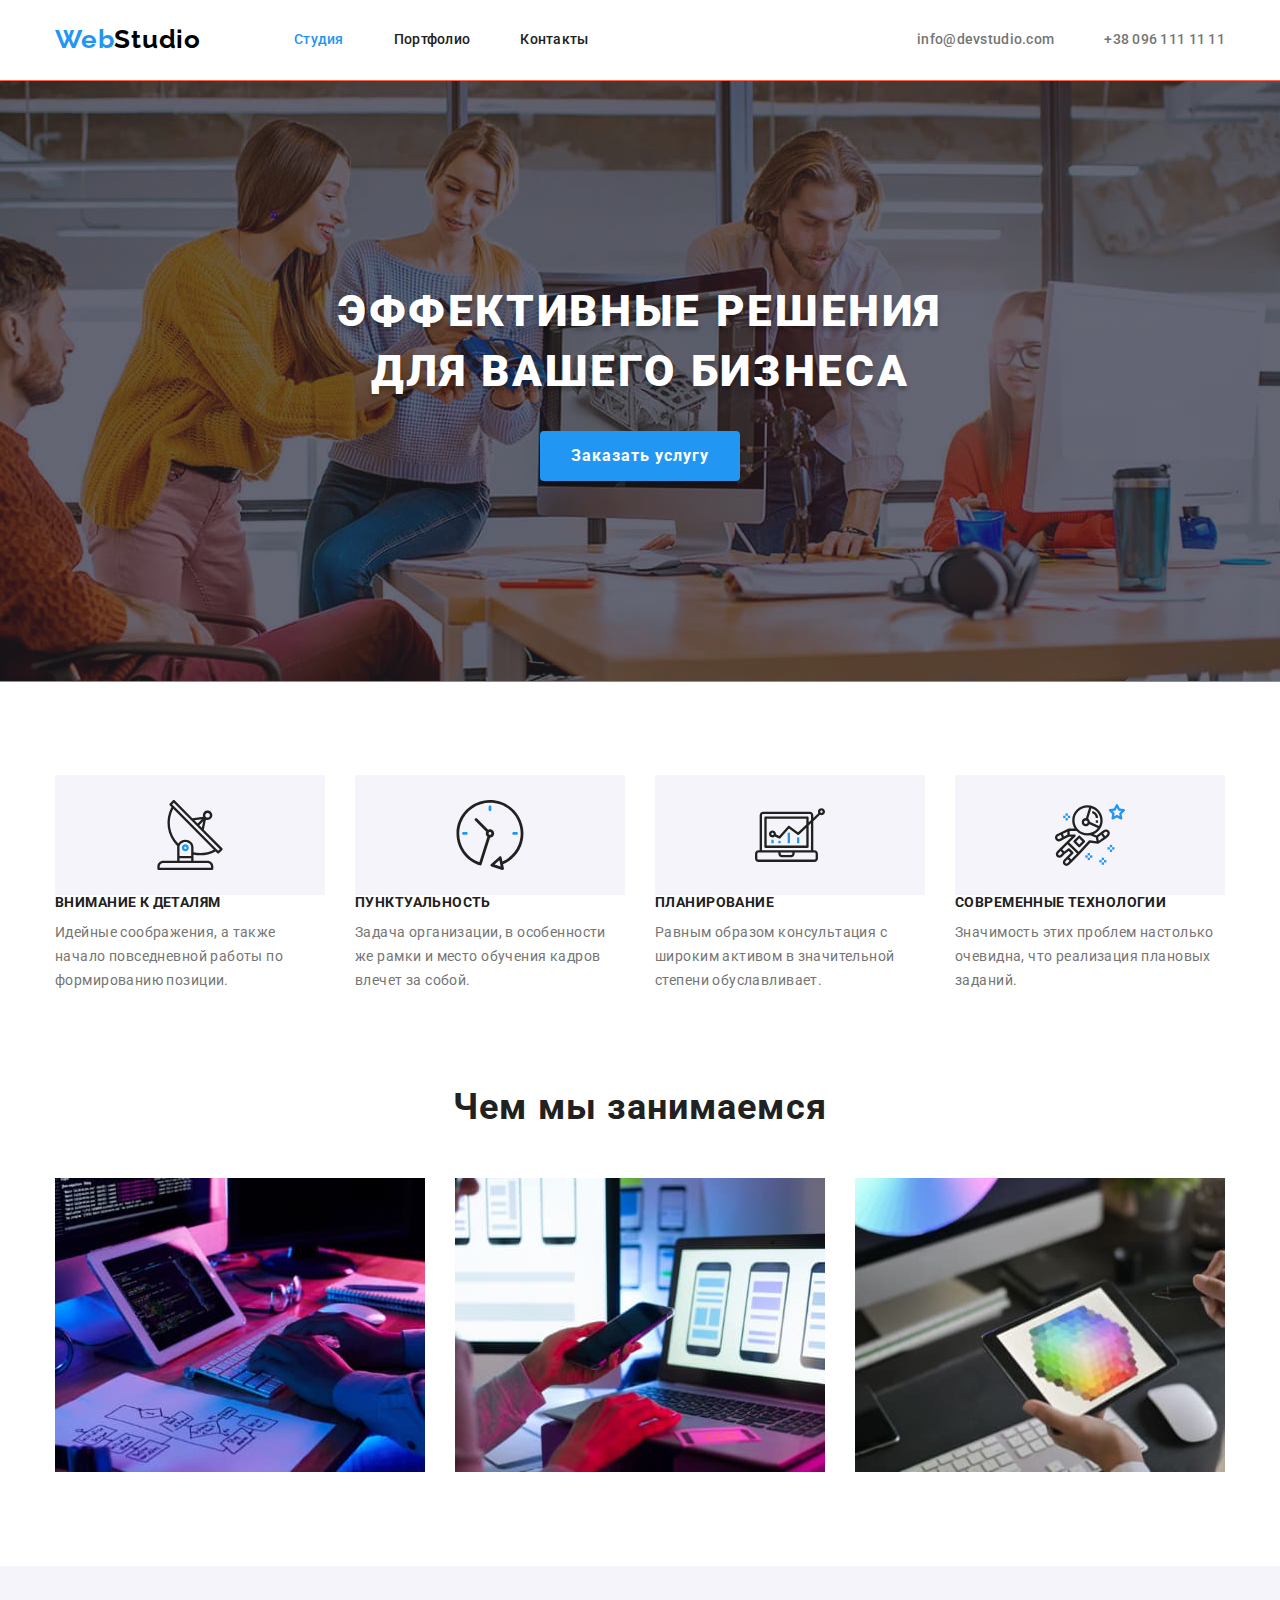
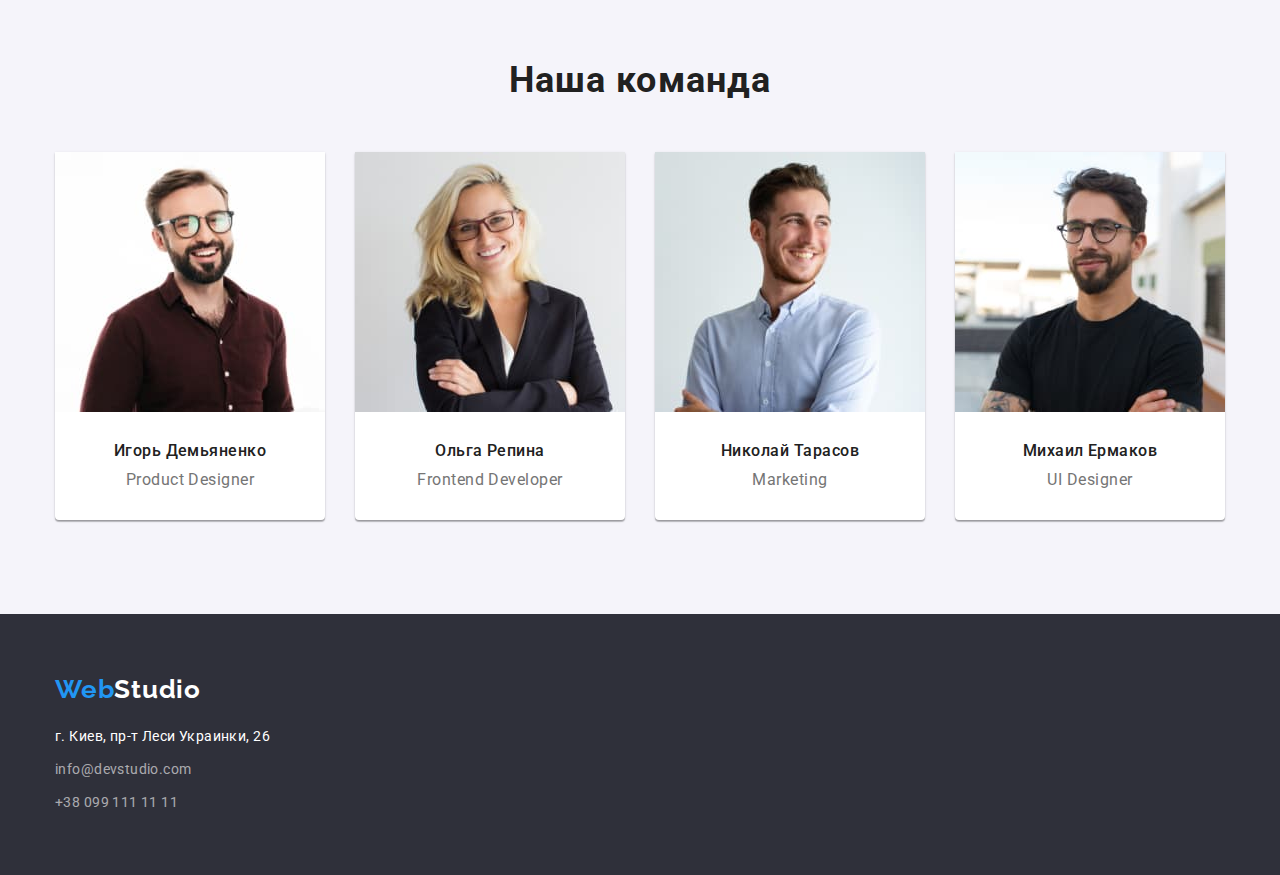
<file: index.html>
<!DOCTYPE html>
<html lang="ru">

<head>
    <meta charset="UTF-8">
    <meta http-equiv="X-UA-Compatible" content="IE=edge">
    <meta name="viewport" content="width=device-width, initial-scale=1.0">
    <title>WebStudio</title>
    <link rel="preconnect" href="https://fonts.gstatic.com">
    <link
        href="https://fonts.googleapis.com/css2?family=Raleway:wght@700&family=Roboto:wght@400;500;700;900&display=swap"
        rel="stylesheet">
    <link rel="stylesheet"
        href="https://cdnjs.cloudflare.com/ajax/libs/modern-normalize/1.0.0/modern-normalize.min.css">
    <link rel="stylesheet" href="./css/styles.css">
</head>

<body>
    <!-- Шапка и навигация-->
    <header class="header">
        <div class="header-container container">
            <nav class="nav-header">
                <a href="./index.html" class="logo"> <span
                        class="logostudio">Web</span>Studio</a>
                <ul class="nav-list list">
                    <li class="nav-list-item"> <a href="./index.html"
                            class="link-nav current">Студия</a>
                    </li>
                    <li class="nav-list-item"> <a href="./portfolio.html"
                            class="link-nav">Портфолио</a></li>
                    <li class="nav-list-item"> <a href="#"
                            class="link-nav">Контакты</a></li>
                </ul>
            </nav>
            <ul class="contact-nav list">
                <li class="contact-list-item"> <a
                        href="mailto:info@devstudio.com" class="link-nav">
                        info@devstudio.com</a></li>
                <li class="contact-list-item"> <a href="tel:+380961111111"
                        class="link-nav"> +38 096 111
                        11 11 </a></li>
            </ul>
        </div>
    </header>
    <!-- Уникальный контент -->
    <main>
        <!-- Секция Герой -->
        <section class="hero overlay">
            <div class="container">
                <h1 class="title-hero">Эффективные решения <br>для вашего
                    бизнеса
                </h1>
                <button type="button" class="button"> Заказать услугу </button>
            </div>
        </section>

        <!-- Секция наши преимущества -->
        <section class="section section-features">
            <div class="container features-container">
                <h2 class="invisible"> Наши преимущества </h2>
                <ul class="list features-list">
                    <li class="features-item icon-antenna">
                        <h3 class="title-list">Внимание к деталям</h3>
                        <p class="text-list">Идейные соображения, а также начало
                            повседневной работы по формированию позиции.</p>
                    </li>
                    <li class="features-item icon-clock">
                        <h3 class="title-list">Пунктуальность</h3>
                        <p class="text-list">Задача организации, в особенности
                            же рамки и место
                            обучения кадров влечет за
                            собой.</p>
                    </li>
                    <li class="features-item icon-notebook">
                        <h3 class="title-list">Планирование</h3>
                        <p class="text-list">Равным образом консультация с
                            широким активом в
                            значительной степени
                            обуславливает.</p>
                    </li>
                    <li class="features-item icon-astro">
                        <h3 class="title-list">Современные технологии</h3>
                        <p class="text-list">Значимость этих проблем настолько
                            очевидна, что
                            реализация плановых заданий.</p>
                    </li>
                </ul>
            </div>
        </section>
        <!-- Секция чем мы занимаемся -->
        <section class="section our-work">
            <div class="container our-work-box">
                <h2 class="title-section">Чем мы занимаемся</h2>
                <ul class="list our-work-list">
                    <li> <img src="./images/index/1img.jpg" width="370"
                            alt="планшет"> </li>
                    <li> <img src="./images/index/2img.jpg" width="370"
                            alt="ноутбук"> </li>
                    <li> <img src="./images/index/3img.jpg" width="370"
                            alt="смартфон">
                    </li>
                </ul>
            </div>
        </section>
        <!-- Секция наша команда -->
        <section class="section our-team">
            <div class="container">
                <h2 class="title-section">Наша команда</h2>
                <ul class="our-team-list list">
                    <li class="team-item"> <img src="./images/index/foto1.jpg"
                            width="270" alt="фотография мужчины">
                        <div class="card-team">

                            <h3 class="title-our-team">Игорь Демьяненко</h3>
                            <p class="text-our-team">Product Designer</p>
                        </div>
                    </li>
                    <li class="team-item"> <img src="./images/index/foto2.jpg"
                            width="270" alt="фотография женщины">

                        <div class="card-team">
                            <h3 class="title-our-team">Ольга Репина</h3>
                            <p class="text-our-team">Frontend Developer</p>
                        </div>
                    </li>
                    <li class="team-item"> <img src="./images/index/foto3.jpg"
                            width="270" alt="фотография мужчины">
                        <div class="card-team">
                            <h3 class="title-our-team">Николай Тарасов</h3>
                            <p class="text-our-team">Marketing</p>
                        </div>
                    </li>
                    <li class="team-item"> <img src="./images/index/foto4.jpg"
                            width="270" alt="фотография мужчины">
                        <div class="card-team">
                            <h3 class="title-our-team">Михаил Ермаков</h3>
                            <p class="text-our-team">UI Designer</p>
                        </div>
                    </li>
                </ul>
            </div>
        </section>
    </main>
    <!-- Подвал -->
    <footer class="footer">
        <div class="container">
            <a href="index.html" class="logostudio">Web<span
                    class="logo-footer">Studio</span></a>

            <address class="address-list">
                <p>г. Киев, пр-т Леси Украинки, 26</p>
            </address>

            <ul class="contact-footer list">
                <li class="footer-item"> <a href="mailto:info@devstudio.com"
                        class="link-nav-footer">
                        info@devstudio.com
                    </a> </li>
                <li class="footer-item"> <a href="tel:+380991111111"
                        class="link-nav-footer">
                        +38 099 111 11 11
                    </a> </li>
            </ul>
        </div>
    </footer>
</body>

</html>
</file>
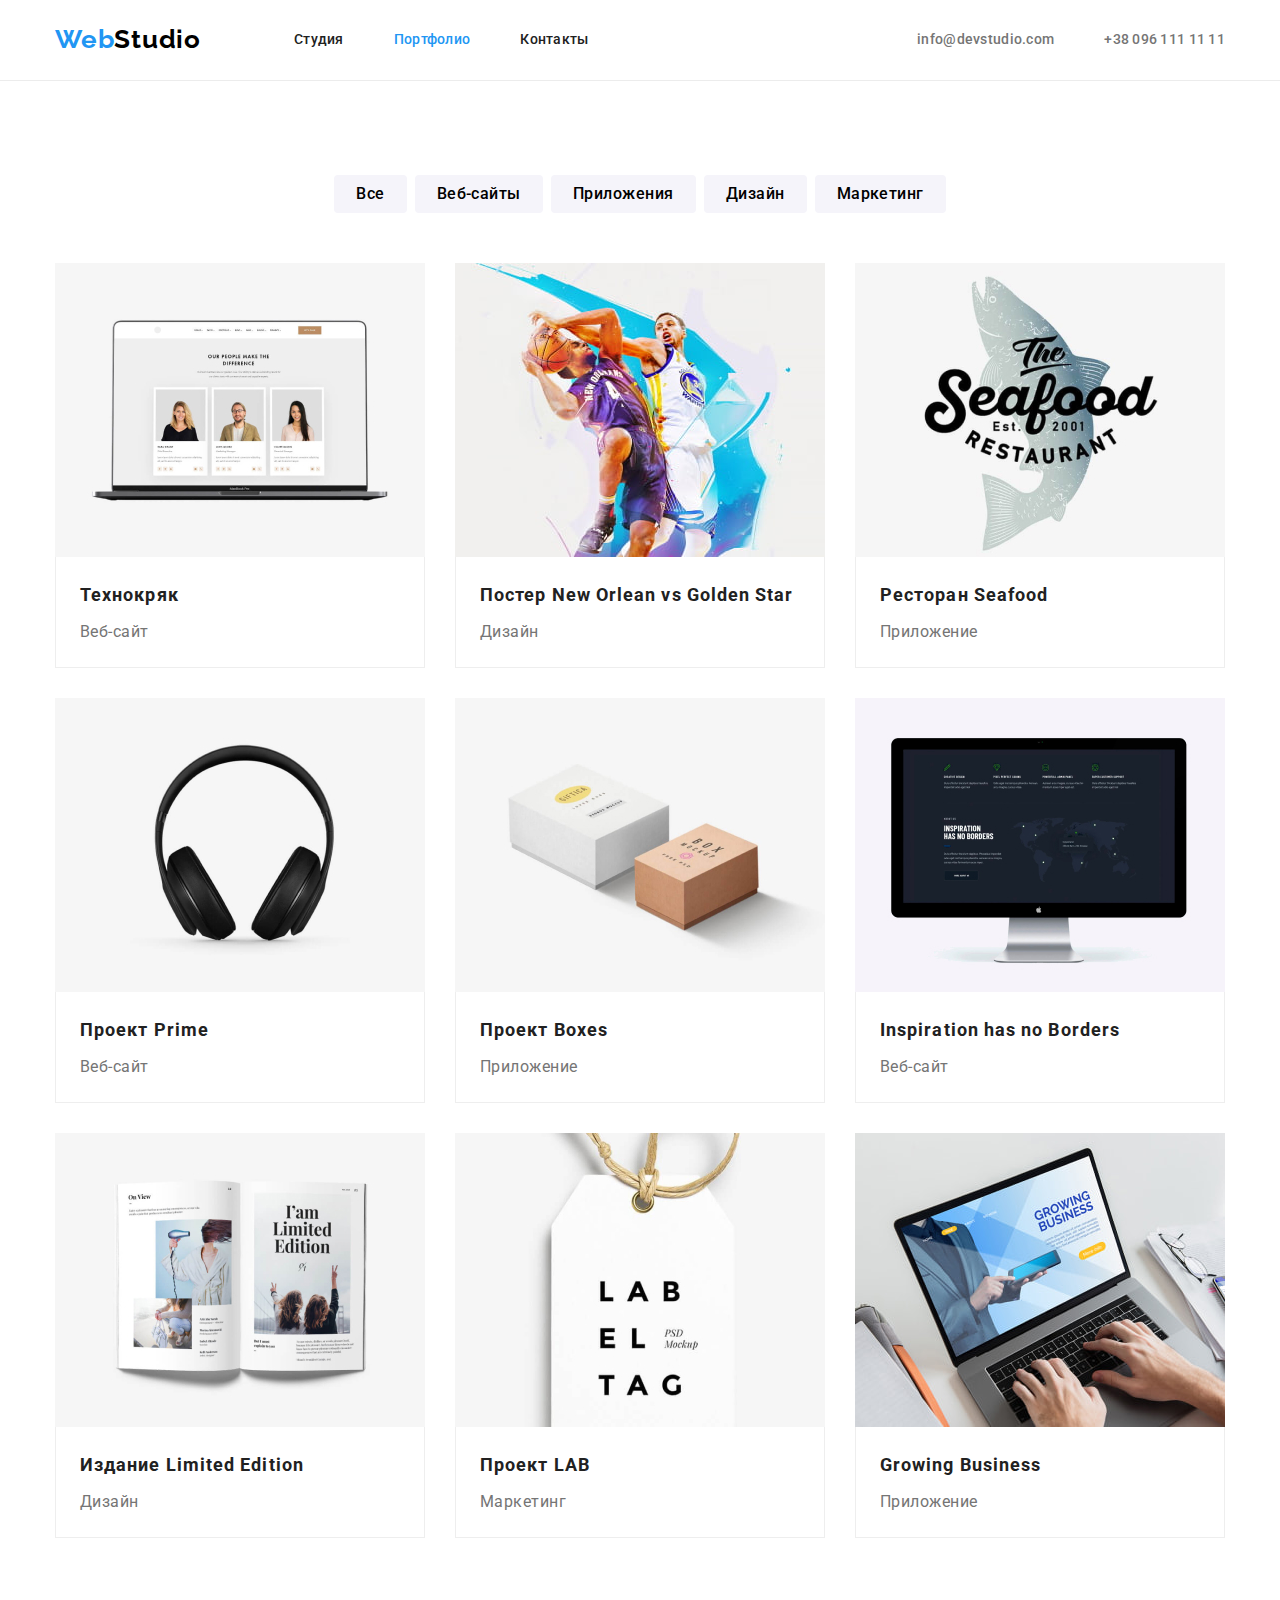
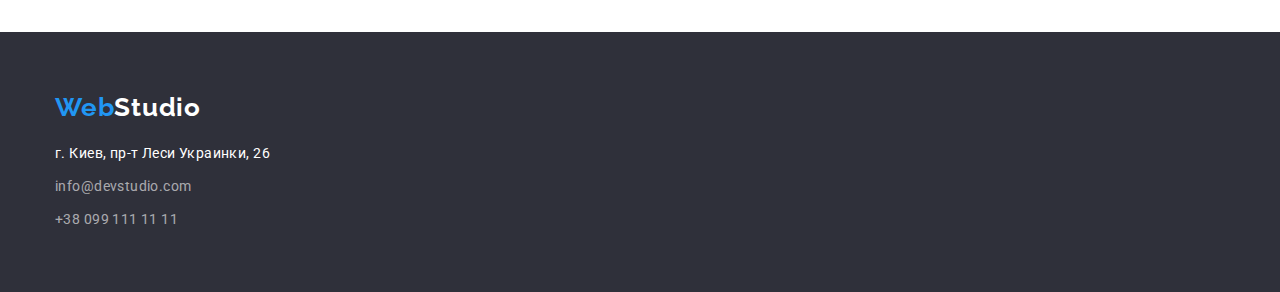
<file: portfolio.html>
<!DOCTYPE html>
<html lang="ru">

<head>
    <meta charset="UTF-8">
    <meta http-equiv="X-UA-Compatible" content="IE=edge">
    <meta name="viewport" content="width=device-width, initial-scale=1.0">
    <title>Portfolio</title>
    <link rel="preconnect" href="https://fonts.gstatic.com">
    <link
        href="https://fonts.googleapis.com/css2?family=Raleway:wght@700&family=Roboto:wght@400;500;700;900&display=swap"
        rel="stylesheet">
    <link rel="stylesheet"
        href="https://cdnjs.cloudflare.com/ajax/libs/modern-normalize/1.0.0/modern-normalize.min.css">
    <link rel="stylesheet" href="./css/styles.css">
</head>

<body>
    <!-- Шапка и навигация-->
    <header class="header">
        <div class="header-container container">
            <nav class="nav-header">
                <a href="./index.html" class="logo"> <span
                        class="logostudio">Web</span>Studio</a>
                <ul class="nav-list list">
                    <li class="nav-list-item"> <a href="./index.html"
                            class="link-nav">Студия</a>
                    </li>
                    <li class="nav-list-item"> <a href="./portfolio.html"
                            class="link-nav current">Портфолио</a></li>
                    <li class="nav-list-item"> <a href="#"
                            class="link-nav">Контакты</a></li>
                </ul>
            </nav>
            <ul class="contact-nav list">
                <li class="contact-list-item"> <a
                        href="mailto:info@devstudio.com" class="link-nav">
                        info@devstudio.com</a></li>
                <li class="contact-list-item"> <a href="tel:+380961111111"
                        class="link-nav"> +38 096 111
                        11 11 </a></li>
            </ul>
        </div>
    </header>
    <!-- Уникальный контент -->
    <main>
        <section class="section portfolio">
            <div class="container btn-portfolio">
                <h2 class="invisible">Наши проекты</h2>
                <ul class="list button-portfolio">
                    <li class="btn-item"> <button type="button"
                            class="button-item"> Все
                        </button>
                    </li>
                    <li class="btn-item"> <button type="button"
                            class="button-item">
                            Веб-сайты </button> </li>
                    <li class="btn-item"> <button type="button"
                            class="button-item">
                            Приложения </button> </li>
                    <li class="btn-item"> <button type="button"
                            class="button-item">
                            Дизайн </button> </li>
                    <li class="btn-item"> <button type="button"
                            class="button-item">
                            Маркетинг </button> </li>
                </ul>
            </div>

        </section>

        <!--Проекты-->
        <section class="section portfolio-card">
            <div class="container card-box">
                <ul class="list card-set">
                    <li class="card-item"> <a href="#"><img
                                src="./images/portfolio/img.jpg" alt="ноутбук"
                                width="370"> </a>
                        <div class="content-card-item">
                            <h3 class="title-portfolio">Технокряк</h3>
                            <p class="text-portfolio">Веб-сайт</p>
                        </div>
                    </li>
                    <li class="card-item"> <a href="#"><img
                                src="./images/portfolio/img1.jpg"
                                alt="постер с баскетболистами" width="370"> </a>
                        <div class="content-card-item">
                            <h3 class="title-portfolio">Постер New Orlean vs
                                Golden
                                Star</h3>
                            <p class="text-portfolio">Дизайн</p>
                        </div>
                    </li>
                    <li class="card-item"> <a href="#"><img
                                src="./images/portfolio/img2.jpg"
                                alt="логотип ресторана" width="370"> </a>
                        <div class="content-card-item">
                            <h3 class="title-portfolio">Ресторан Seafood</h3>
                            <p class="text-portfolio">Приложение</p>
                        </div>
                    </li>
                    <li class="card-item"> <a href="#"><img
                                src="./images/portfolio/img3.jpg" alt="наушники"
                                width="370"> </a>
                        <div class="content-card-item">
                            <h3 class="title-portfolio">Проект Prime</h3>
                            <p class="text-portfolio">Веб-сайт</p>
                        </div>
                    </li>
                    <li class="card-item"> <a href="#"><img
                                src="./images/portfolio/img4.jpg" alt="коробки"
                                width="370"> </a>
                        <div class="content-card-item">
                            <h3 class="title-portfolio">Проект Boxes</h3>
                            <p class="text-portfolio">Приложение</p>
                        </div>
                    </li>
                    <li class="card-item"> <a href="#"><img
                                src="./images/portfolio/img5.jpg" alt="монитор"
                                width="370"> </a>
                        <div class="content-card-item">
                            <h3 class="title-portfolio">Inspiration has no
                                Borders
                            </h3>
                            <p class="text-portfolio">Веб-сайт</p>
                        </div>
                    </li>
                    <li class="card-item"> <a href="#"><img
                                src="./images/portfolio/img6.jpg" alt="книга"
                                width="370"> </a>
                        <div class="content-card-item">
                            <h3 class="title-portfolio">Издание Limited Edition
                            </h3>
                            <p class="text-portfolio">Дизайн</p>
                        </div>
                    </li>
                    <li class="card-item"> <a href="#"><img
                                src="./images/portfolio/img7.jpg" alt="бирка"
                                width="370"> </a>
                        <div class="content-card-item">
                            <h3 class="title-portfolio">Проект LAB</h3>
                            <p class="text-portfolio">Маркетинг</p>
                        </div>
                    </li>
                    <li class="card-item"> <a href="#"><img
                                src="./images/portfolio/img88.jpg" alt="ноутбук"
                                width="370"> </a>
                        <div class="content-card-item">
                            <h3 class="title-portfolio">Growing Business</h3>
                            <p class="text-portfolio">Приложение</p>
                        </div>
                    </li>
                </ul>
            </div>
        </section>
    </main>

    <!-- Подвал -->
    <footer class="footer">
        <div class="container">
            <a href="index.html" class="logostudio">Web<span
                    class="logo-footer">Studio</span></a>

            <address class="address-list">
                <p>г. Киев, пр-т Леси Украинки, 26</p>
            </address>

            <ul class="contact-footer list">
                <li class="footer-item"> <a href="mailto:info@devstudio.com"
                        class="link-nav-footer">
                        info@devstudio.com
                    </a> </li>
                <li class="footer-item"> <a href="tel:+380991111111"
                        class="link-nav-footer">
                        +38 099 111 11 11
                    </a> </li>
            </ul>
        </div>
    </footer>
</body>

</html>
</file>
<file: css/styles.css>
/* Переменные */
:root {
  --accent-color: #2196f3;
  --white-color: #ffffff;
  --title-color: #212121;
  --text-color: #757575;
  --hero-color: #2f303a;
  --black-color: #000000;
  --hover-button-color: #188ce8;
  --portfolio-button-color: #f5f4fa;
  --card-border-color: #eeeeee;
  --logo-font: 'Raleway', 'Arial', 'Helvetica', sans-serif;
  --main-font: 'Roboto', 'Arial', 'Helvetica', sans-serif;
}

/* Глобальные стили */
body {
  background-color: var(--white-color);
  color: var(--title-color);
  font-family: var(--main-font);
  font-style: normal;
}

/* Применится ко всем ссылкам на странице */
a {
  text-decoration: none;
  color: inherit;
  display: block;
}

/* Убрали маркеры у списка */
.list {
  list-style: none;
  padding: 0;
  margin: 0;
}

h1,
h2,
h3,
h4,
ul,
p {
  margin: 0;
}

.section {
  padding-top: 94px;
  padding-bottom: 94px;
}

.container {
  width: 1200px;
  padding: 0 15px;
  margin: 0 auto;
  /* outline: 2px solid green; */
}

/* Хедер */

.header {
  background-color: var(--white-color);
  border-bottom: 1px solid #ececec;
}

.header-container,
.nav-header {
  display: flex;
  align-items: center;
}

.nav-list {
  font-family: var(--main-font);
  font-weight: 500;
  font-size: 14px;
  line-height: 1.14;
  letter-spacing: 0.02em;
  color: var(--title-color);

  margin-left: 93px;
  display: flex;
}

.nav-list-item:not(:last-child),
.contact-list-item:not(:last-child) {
  display: flex;
  margin-right: 50px;
}

.contact-nav {
  font-family: var(--main-font);
  font-weight: 500;
  font-size: 14px;
  line-height: 1.14;
  letter-spacing: 0.02em;
  color: var(--text-color);

  display: flex;
  margin-left: auto;
}

/* Навигация */
.link-nav:hover,
.link-nav:focus,
.link-nav:active {
  color: var(--accent-color);
}

.link-nav.current {
  color: var(--accent-color);
}

.link-nav {
  padding-top: 32px;
  padding-bottom: 32px;
}

.address-list {
  font-style: normal;
  font-size: 14px;
  line-height: 1.71;
  letter-spacing: 0.03em;
  color: var(--white-color);
  margin-bottom: 9px;
  margin-top: 20px;
}

.contact-footer {
  font-size: 14px;
  line-height: 1.71;
  letter-spacing: 0.03em;
  color: rgba(255, 255, 255, 0.6);
}

/* Стили для футера */
.link-nav-footer:hover,
.link-nav-footer:focus,
.link-nav-footer:active {
  color: var(--accent-color);
}

.footer-item:not(:last-child) {
  margin-bottom: 9px;
}

.hero {
  background-color: var(--hero-color);

  text-align: center;
  padding-top: 200px;
  padding-bottom: 200px;
}

.title-hero {
  margin-bottom: 30px;
  margin-top: 0;
  font-family: var(--main-font);
  font-weight: 900;
  font-size: 44px;
  line-height: 1.364;
  color: var(--white-color);
  letter-spacing: 0.06em;
  text-transform: uppercase;
  text-shadow: 0px 4px 4px rgba(0, 0, 0, 0.25);
}

/* Кнопка на секции герой*/

.button-portfolio {
  display: flex;
  margin-bottom: 50px;
  justify-content: center;
}
.btn-item:not(:last-child) {
  margin-right: 8px;
}

/* кнопка на главной странице */
.button {
  width: 200px;
  height: 50px;
  left: 700px;
  top: 430px;
  background: var(--accent-color);
  box-shadow: 0px 4px 4px rgba(0, 0, 0, 0.15);
  border-radius: 4px;
  color: var(--white-color);
  border: none;
  font-family: var(--main-font);
  font-weight: bold;
  font-size: 16px;
  line-height: 1.875;
  cursor: pointer;
  align-items: center;
  text-align: center;
  letter-spacing: 0.06em;
}

.button:hover,
.button:focus,
.button:active {
  color: var(--white-color);
  background-color: var(--hover-button-color);
}

/* Кнопки на странице Портфолио */
.button-item {
  font-weight: 500;
  font-size: 16px;
  line-height: 1.62;
  text-align: center;
  letter-spacing: 0.03em;
  background: var(--portfolio-button-color);
  border-radius: 4px;
  border: none;
  cursor: pointer;
  padding: 6px 22px;
}

.button-item:hover,
.button-item:focus,
.button-item:active {
  background-color: var(--accent-color);
  color: var(--white-color);
  box-shadow: 0px 3px 1px rgba(0, 0, 0, 0.1), 0px 1px 2px rgba(0, 0, 0, 0.08),
    0px 2px 2px rgba(0, 0, 0, 0.12);
}

/* Секция наши преимущества (заголовки и текст) в Index */

.invisible {
  display: none;
}

.features-list {
  display: flex;
  margin-left: -30px;
}

.features-item {
  flex-basis: calc((100% - 120px) / 4);
  margin-left: 30px;
}

/* Псевдо элементы - иконки */

.features-item::before {
  display: block;
  content: '';
  height: 120px;
  background-repeat: no-repeat;
  background-position: center;
  background-color: var(--portfolio-button-color);
}

.icon-antenna::before {
  background-image: url(../images/index/antenna.svg);
}

.icon-clock::before {
  background-image: url(../images/index/clock.svg);
}

.icon-notebook::before {
  background-image: url(../images/index/notebook.svg);
}

.icon-astro::before {
  background-image: url(../images/index/astronaut.svg);
}

.title-section {
  font-family: var(--main-font);
  font-weight: bold;
  font-size: 36px;
  line-height: 1.16;
  text-align: center;
  letter-spacing: 0.03em;
  color: var(--title-color);
  margin-bottom: 50px;
}

.title-list {
  font-family: var(--main-font);
  font-weight: bold;
  font-size: 14px;
  line-height: 1.14;
  letter-spacing: 0.03em;
  text-transform: uppercase;
  color: var(--title-color);
  margin-bottom: 10px;
}

.text-list {
  font-family: var(--main-font);
  font-weight: normal;
  font-size: 14px;
  line-height: 1.71;
  letter-spacing: 0.03em;
  color: var(--text-color);
}

/* Чем мы занимаемся */

.section.our-work {
  padding-top: 0;
}

.our-work-box {
}

.our-work-list {
  display: flex;
  justify-content: space-between;
  /* flex-basis: calc(100% / 3); */
}

/* Наша команда */

.section.our-team {
  background-color: var(--portfolio-button-color);
}

.our-team-list {
  display: flex;
  text-align: center;
  margin-left: -30px;
}

.our-team-list > .team-item {
  margin-left: 30px;
  box-shadow: 0px 1px 3px rgb(0 0 0 / 12%), 0px 1px 1px rgb(0 0 0 / 14%),
    0px 2px 1px rgb(0 0 0 / 20%);
  border-radius: 0px 0px 4px 4px;
  background-color: var(--white-color);
}

img {
  display: block;
  max-width: 100%;
}

.card-team {
  padding: 30px;
}

.title-our-team {
  font-family: var(--main-font);
  font-weight: 500;
  font-size: 16px;
  line-height: 1.18;
  letter-spacing: 0.03em;
  color: var(--title-color);
  margin-bottom: 10px;
}
.text-our-team {
  font-family: var(--main-font);
  font-weight: normal;
  font-size: 16px;
  line-height: 1.18;
  /* text-align: center; */
  letter-spacing: 0.03em;
  color: var(--text-color);
}

/* Секция наши проекты (заголовки и текст) в Portfolio pages */

.section.portfolio {
  padding-bottom: 0;
}

.section.portfolio-card {
  padding-top: 0;
}

.card-box {
  display: flex;
}

.card-set {
  display: flex;
  flex-flow: wrap;
  margin-left: -30px;
  margin-top: -30px;
}

.card-set > .card-item {
  flex-basis: calc(100% / 3 - 30px);
  margin-left: 30px;
  margin-top: 30px;
}

.content-card-item {
  padding: 20px 24px;
  border-bottom: 1px solid var(--card-border-color);
  border-right: 1px solid var(--card-border-color);
  border-left: 1px solid var(--card-border-color);
}

.title-portfolio {
  font-family: var(--main-font);
  font-style: normal;
  font-weight: bold;
  font-size: 18px;
  line-height: 2;
  letter-spacing: 0.06em;
  color: var(--title-color);
  margin-bottom: 4px;
}

.text-portfolio {
  font-family: var(--main-font);
  font-style: normal;
  font-weight: normal;
  font-size: 16px;
  line-height: 1.87;
  letter-spacing: 0.03em;
  color: var(--text-color);
}

/* Логотип */

.logo {
  font-family: var(--logo-font);
  font-weight: bold;
  font-size: 26px;
  line-height: 1.19;
  letter-spacing: 0.03em;
  color: var(--black-color);
  padding-top: 24px;
  padding-bottom: 25px;
}

.logostudio {
  font-family: var(--logo-font);
  font-weight: bold;
  font-size: 26px;
  line-height: 1.19;
  letter-spacing: 0.03em;
  color: var(--accent-color);
}

/* Логотип в футере */

.logo-footer {
  font-family: var(--logo-font);
  font-weight: bold;
  font-size: 26px;
  line-height: 1.19;
  letter-spacing: 0.03em;
  color: var(--white-color);
  margin-bottom: 20px;
}

.footer {
  background-color: var(--hero-color);
  padding-top: 60px;
  padding-bottom: 60px;
}

/* Overlay на секции Hero */

.hero.overlay {
  height: 600px;
  max-width: 1600px;
  outline: 1px solid tomato;
  margin-left: auto;
  margin-right: auto;
  background-image: linear-gradient(
      to right,
      rgba(47, 48, 58, 0.4),
      rgba(47, 48, 58, 0.4)
    ),
    url(../images/index/Img-overlay.jpg);
  background-repeat: no-repeat;
  background-size: cover;
  background-position: center;
}
</file>
